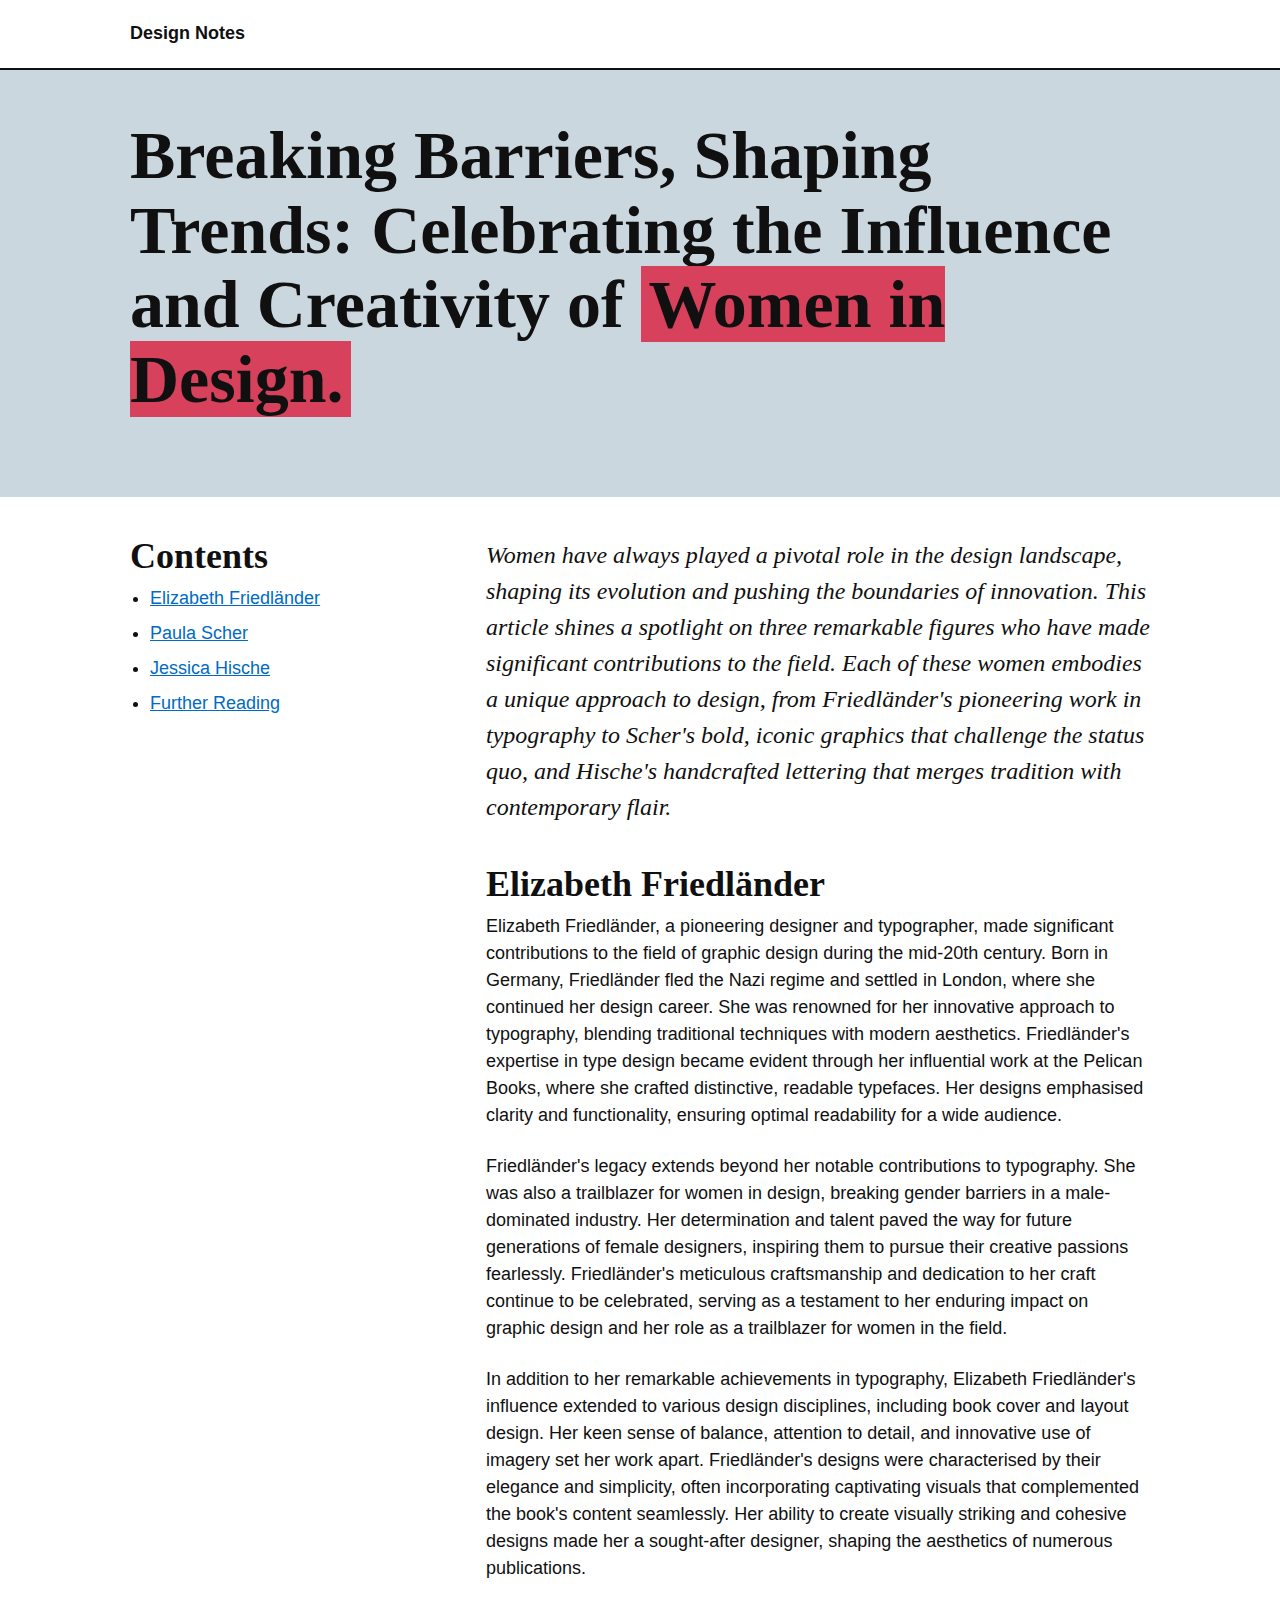
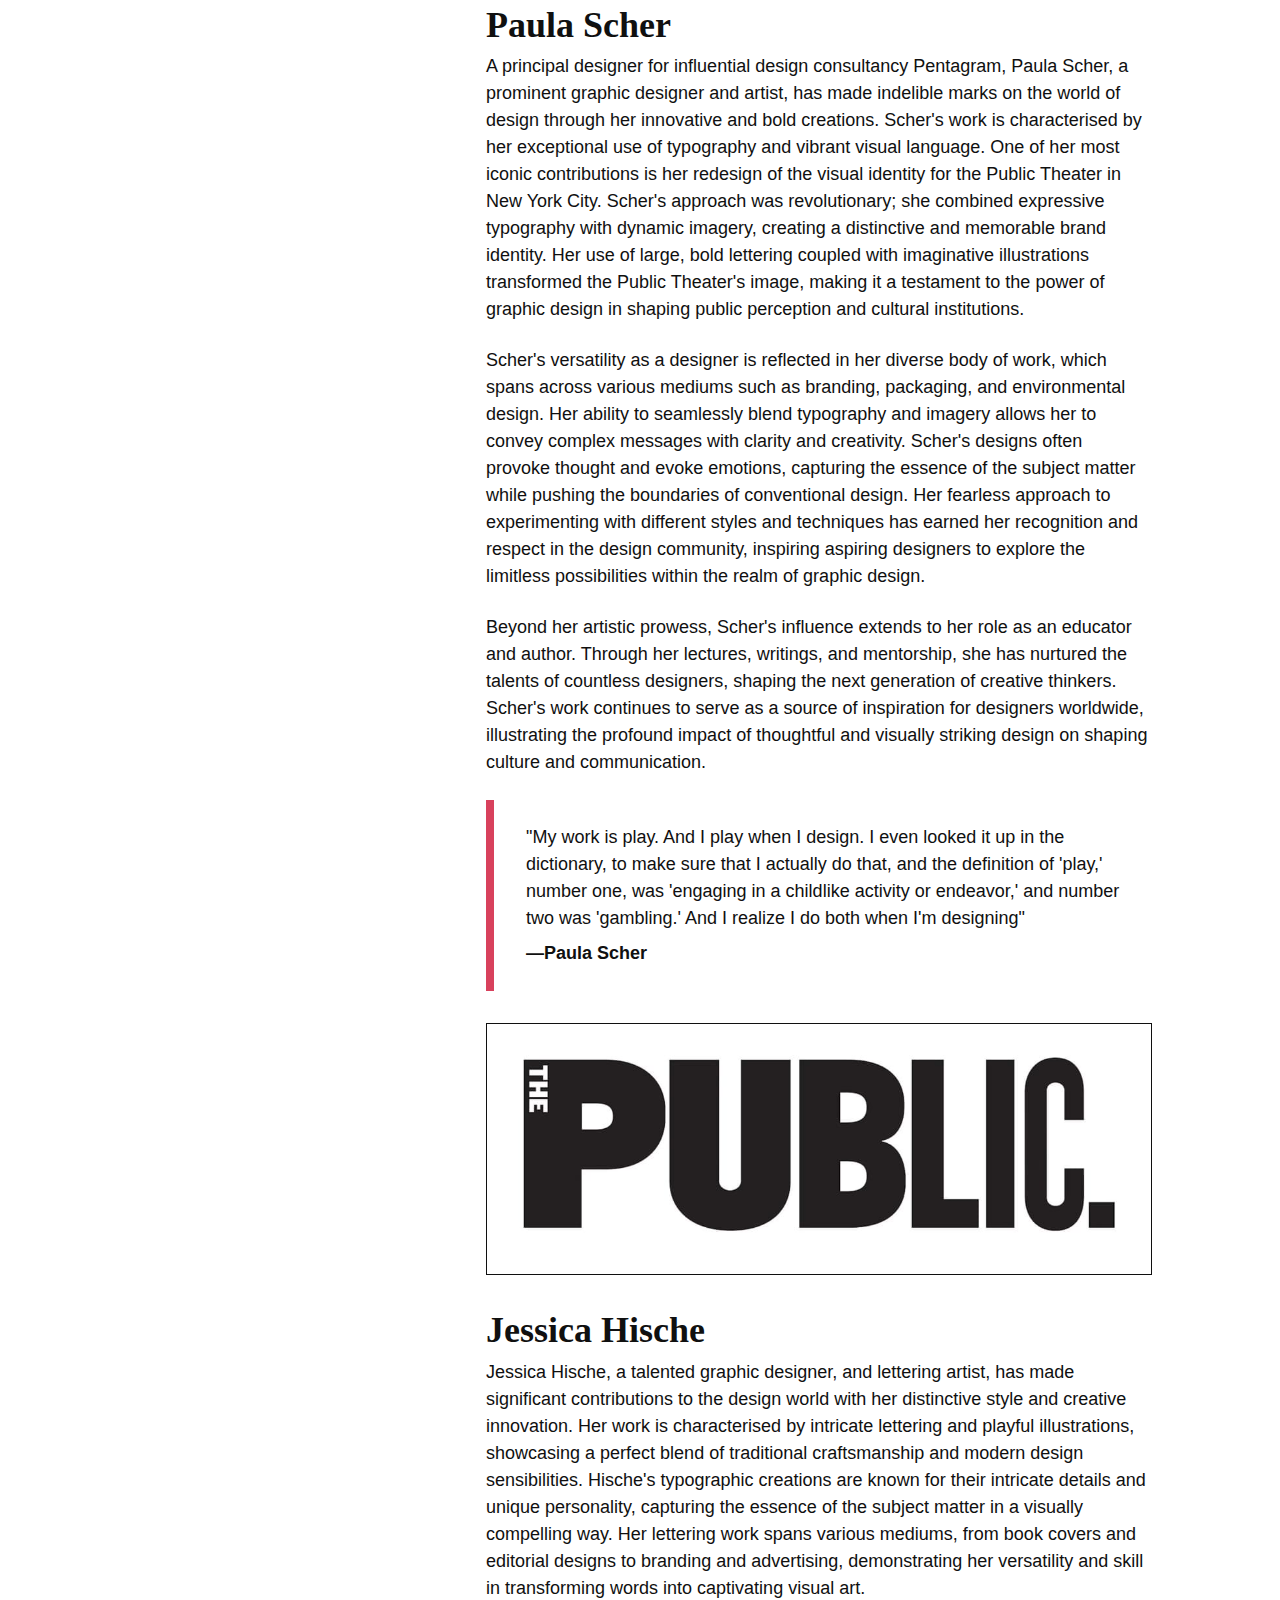
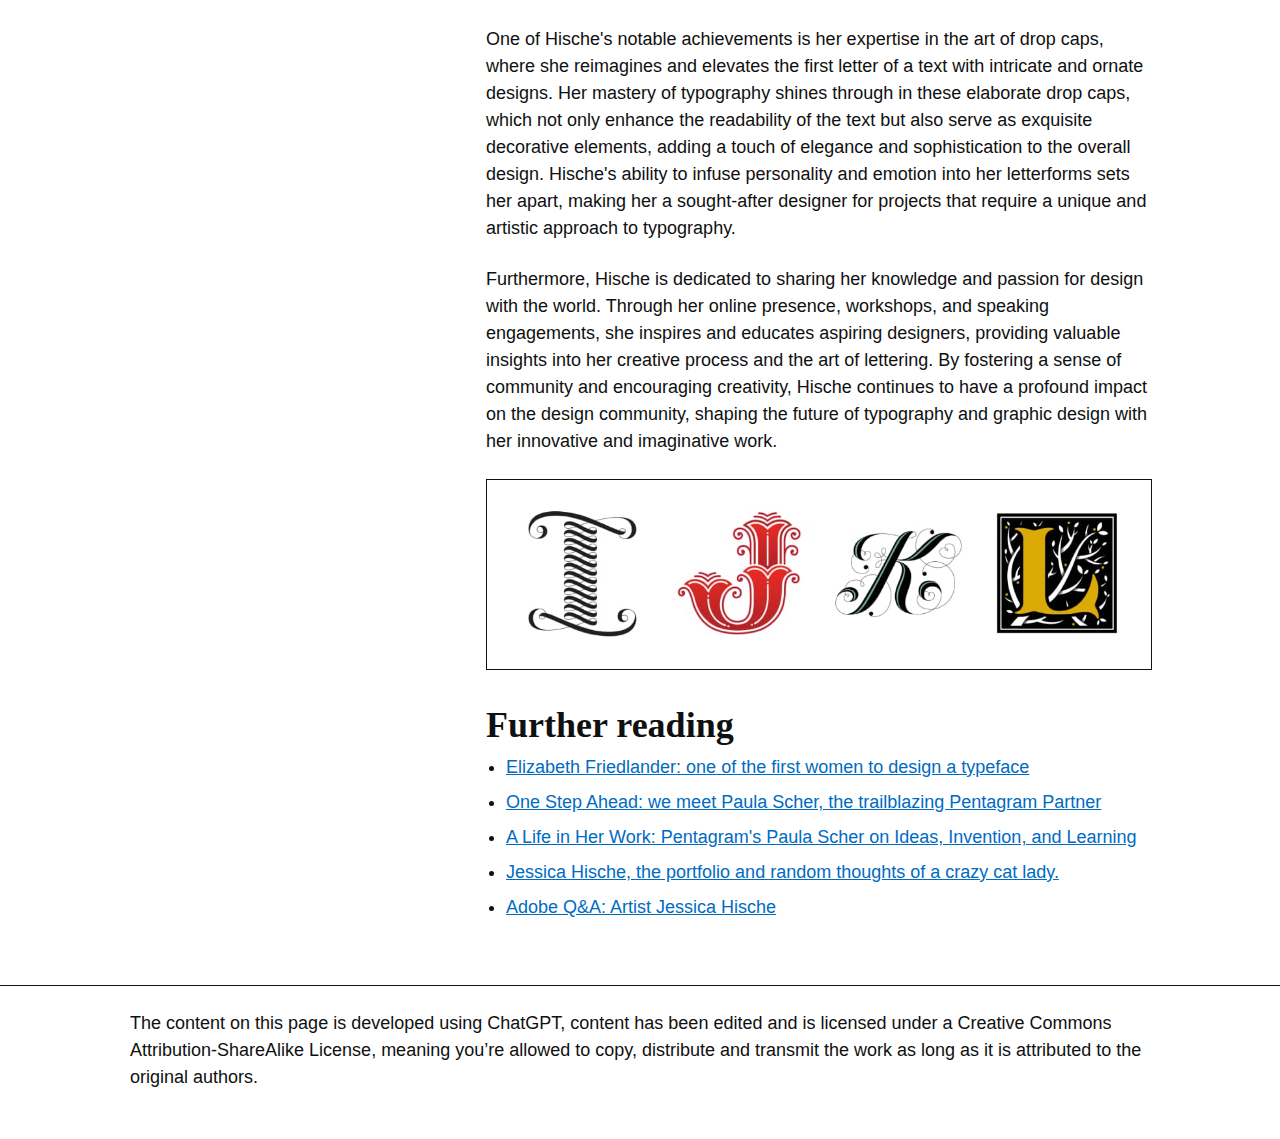
<file: index.html>
<!DOCTYPE html>
<html lang="en">
<head>
    <link href="CSS/women-in-design.css" rel="stylesheet" type="text/css">
    <meta charset="UTF-8">
    <meta name="viewport" content="width=device-width, initial-scale=1.0">
    <meta name="description"content="This is a page about learning HTML">
    <title>Women in Design</title>
    <header>
        <div class="container">
            <p class="logo">Design Notes</p>
        </div>
    </header>
</head>
<main>
<body>
    <div class="colour-block">
    <div class="container">
    <h1>Breaking Barriers, Shaping Trends: Celebrating the Influence and Creativity of <span class="highlight">Women in Design.</span></h1>
</div>
</div>

<div class="container grid">
<div class="grid-col-third">
<nav>
<h2>Contents</h2>
<ul>
    <li><a href="#Elizabeth">Elizabeth Friedländer</a></li>
    <li><a href="#Paula">Paula Scher</a></li>
    <li><a href="#Jessica">Jessica Hische</a></li>
    <li><a href="#Further">Further Reading</a></li>
</ul>
</nav>
</div>
<div class="grid-col-twoThirds">
<p class="large">Women have always played a pivotal role in the design landscape, shaping its evolution and pushing the boundaries of innovation. This article shines a spotlight on three remarkable figures who have made significant contributions to the field. Each of these women embodies a unique approach to design, from Friedländer's pioneering work in typography to Scher's bold, iconic graphics that challenge the status quo, and Hische's handcrafted lettering that merges tradition with contemporary flair. </p>

<h2 id="Elizabeth">Elizabeth Friedländer</h2>


<p>Elizabeth Friedländer, a pioneering designer and typographer, made significant contributions to the field of graphic design during the mid-20th century. Born in Germany, Friedländer fled the Nazi regime and settled in London, where she continued her design career. She was renowned for her innovative approach to typography, blending traditional techniques with modern aesthetics. Friedländer's expertise in type design became evident through her influential work at the Pelican Books, where she crafted distinctive, readable typefaces. Her designs emphasised clarity and functionality, ensuring optimal readability for a wide audience.</p>

<p>Friedländer's legacy extends beyond her notable contributions to typography. She was also a trailblazer for women in design, breaking gender barriers in a male-dominated industry. Her determination and talent paved the way for future generations of female designers, inspiring them to pursue their creative passions fearlessly. Friedländer's meticulous craftsmanship and dedication to her craft continue to be celebrated, serving as a testament to her enduring impact on graphic design and her role as a trailblazer for women in the field.</p>

<p>In addition to her remarkable achievements in typography, Elizabeth Friedländer's influence extended to various design disciplines, including book cover and layout design. Her keen sense of balance, attention to detail, and innovative use of imagery set her work apart. Friedländer's designs were characterised by their elegance and simplicity, often incorporating captivating visuals that complemented the book's content seamlessly. Her ability to create visually striking and cohesive designs made her a sought-after designer, shaping the aesthetics of numerous publications.</p>



<h2 id="Paula">Paula Scher</h2>

<p>A principal designer for influential design consultancy Pentagram, Paula Scher, a prominent graphic designer and artist, has made indelible marks on the world of design through her innovative and bold creations. Scher's work is characterised by her exceptional use of typography and vibrant visual language. One of her most iconic contributions is her redesign of the visual identity for the Public Theater in New York City. Scher's approach was revolutionary; she combined expressive typography with dynamic imagery, creating a distinctive and memorable brand identity. Her use of large, bold lettering coupled with imaginative illustrations transformed the Public Theater's image, making it a testament to the power of graphic design in shaping public perception and cultural institutions.</p>

<p>Scher's versatility as a designer is reflected in her diverse body of work, which spans across various mediums such as branding, packaging, and environmental design. Her ability to seamlessly blend typography and imagery allows her to convey complex messages with clarity and creativity. Scher's designs often provoke thought and evoke emotions, capturing the essence of the subject matter while pushing the boundaries of conventional design. Her fearless approach to experimenting with different styles and techniques has earned her recognition and respect in the design community, inspiring aspiring designers to explore the limitless possibilities within the realm of graphic design.</p>

<p>Beyond her artistic prowess, Scher's influence extends to her role as an educator and author. Through her lectures, writings, and mentorship, she has nurtured the talents of countless designers, shaping the next generation of creative thinkers. Scher's work continues to serve as a source of inspiration for designers worldwide, illustrating the profound impact of thoughtful and visually striking design on shaping culture and communication.</p>

<figure class="quote">
    <blockquote>
    <p>"My work is play. And I play when I design. I even looked it up in the dictionary, to make sure that I actually do that, and the definition of 'play,' number one, was 'engaging in a childlike activity or endeavor,' and number two was 'gambling.' And I realize I do both when I'm designing"</p>
</blockquote>
<figcaption>
<p>—Paula Scher</p>
</figcaption>

</figure>
<img src="images\scher-publicTheater.jpg"alt="">


<h2 id="Jessica">Jessica Hische</h2>

<p>Jessica Hische, a talented graphic designer, and lettering artist, has made significant contributions to the design world with her distinctive style and creative innovation. Her work is characterised by intricate lettering and playful illustrations, showcasing a perfect blend of traditional craftsmanship and modern design sensibilities. Hische's typographic creations are known for their intricate details and unique personality, capturing the essence of the subject matter in a visually compelling way. Her lettering work spans various mediums, from book covers and editorial designs to branding and advertising, demonstrating her versatility and skill in transforming words into captivating visual art.</p>

<p>One of Hische's notable achievements is her expertise in the art of drop caps, where she reimagines and elevates the first letter of a text with intricate and ornate designs. Her mastery of typography shines through in these elaborate drop caps, which not only enhance the readability of the text but also serve as exquisite decorative elements, adding a touch of elegance and sophistication to the overall design. Hische's ability to infuse personality and emotion into her letterforms sets her apart, making her a sought-after designer for projects that require a unique and artistic approach to typography.</p>

<p>Furthermore, Hische is dedicated to sharing her knowledge and passion for design with the world. Through her online presence, workshops, and speaking engagements, she inspires and educates aspiring designers, providing valuable insights into her creative process and the art of lettering. By fostering a sense of community and encouraging creativity, Hische continues to have a profound impact on the design community, shaping the future of typography and graphic design with her innovative and imaginative work.</p>
<img src="images\hische-dropcaps.jpg"alt="">

<h2 id="Further">Further reading</h2>
<ul>

<li><a href="https://www.itsnicethat.com/features/elizabethfriedlander-graphicdesign-internationalwomensday-080318">Elizabeth Friedlander: one of the first women to design a typeface</a></li>

<li><a href="https://www.itsnicethat.com/features/paula-scher-graphic-design-151117">One Step Ahead: we meet Paula Scher, the trailblazing Pentagram Partner</a></li>

<li><a href="https://www.madamearchitect.org/interviews/2020/7/16/paula-scher">A Life in Her Work: Pentagram's Paula Scher on Ideas, Invention, and Learning</a></li>

<li><a href="https://jessicahische.is/awesome">Jessica Hische, the portfolio and random thoughts of a crazy cat lady.</a></li>

<li><a href="https://creativecloud.adobe.com/discover/article/q-and-a-artist-jessica-hische">Adobe Q&A: Artist Jessica Hische</a></li>
</ul>
</div>
</div>
</main>
<footer>
<div class="container">
<p>The content on this page is developed using ChatGPT, content has been edited and is licensed under a Creative Commons Attribution-ShareAlike License, meaning you’re allowed to copy, distribute and transmit the work as long as it is attributed to the original authors.</p>
</div>
</footer>
</body>
</html>
</file>
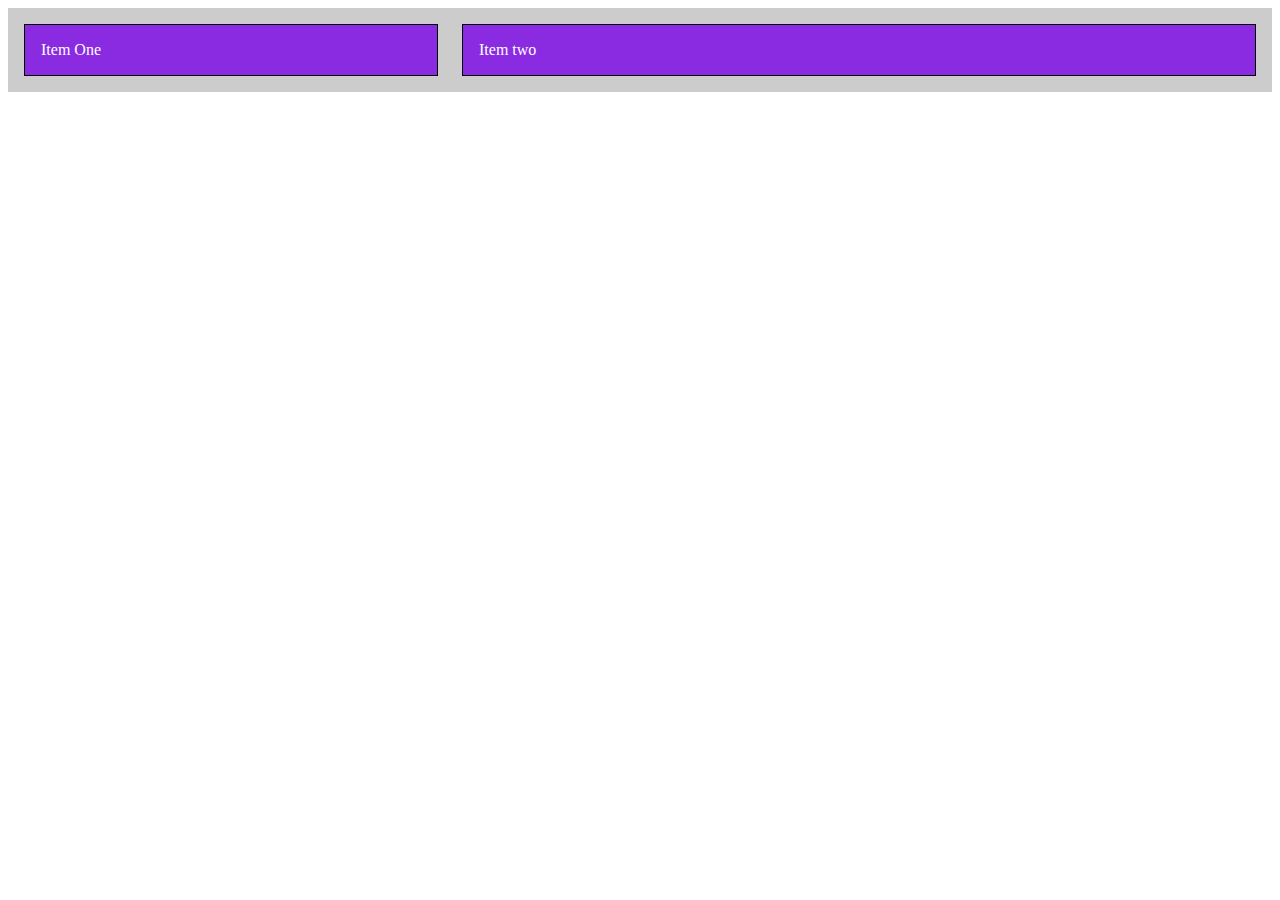
<file: flex-demo.html>
<!DOCTYPE html>
<html lang="en">
<head>
    <meta charset="UTF-8">
    <meta name="viewport" content="width=, initial-scale=1.0">
    <title>Document</title>
    <style>
        .grid{
            padding: 1rem;
            background-color: #cccccc;
            display: flex;
            flex-direction: row;
            gap: 24px;
        }

        p{
            padding: 1rem;
            margin: 0;
            background-color: blueviolet;
            color: #ffffff;
            border: 1px solid #000000;
        }
        p.third{
            flex-basis: 33.33%;
        }
        p.twoThirds{
            flex-basis: 66.66%;
        }
        @media only screen and (max-width:620px) {
p {
color:#000000;
background-color: aqua;
}
}
    </style>
</head>
<body>
    <div class="grid">
        <p class="third">Item One</p>
        <p class="twoThirds">Item two</p>
    </div>
    
</body>
</html>
</file>
<file: CSS/women-in-design.css>
* {
    padding: 0;
    margin: 0;
    font-size:100%;
    line-height: lem;
}
/*default style for entire page*/
body {
    color:#101010;
    border-color: #101010;
    background-color: #ffffff;
}
/*content container to centre content*/
.container {
    max-width: 1020px;
    margin: 0 auto 0 auto;
}
/*Adding google fonts*/
@import url('https://fonts.googleapis.com/css2?family=Playfair+Display:ital,wght@0,400..900;1,400..900&family=Source+Sans+3:ital,wght@0,200..900;1,200..900&display=swap');
/*Default Headings styles*/
h1,h2,h3,h4,h5,h6 {
    font-family: 'Playfair Display', Georgia, 'Times New Roman', Times,
    serif;
    line-height: 1.1;
    font-weight: 700;
}
/*Adding specific styles*/
h1 {
    font-size: 4.25rem;
    margin-bottom: 2rem;
}

h2 {
    font-size: 2.25rem;
    margin-bottom: .5rem;
}

h3 {
    font-size: 2rem;
    margin-bottom: 0.5rem;
}

h4 {
    font-size: 1.75;
    margin-bottom: 0.5rem;
}

/*paragraphs*/
p {
    font-family: 'Source Sans 3', Arial, Helvetica, sans-serif;
    font-weight: 400;
    line-height: 1.5;
    font-size: 1.125rem;
    margin-bottom: 1.5rem;
    font-style: normal;
}
/*Large paragraphs*/
p.large {
    font-family: 'Playfair Display', Georgia, 'Times New Roman', 'Times New Roman', Times, serif;
    font-weight: 400;
    font-style: italic;
    line-height: 1.5;
    font-size: 1.5rem;
    margin-bottom: 2.5rem;
}
/*Lists*/
ul {
    list-style: disc outside;
    margin-bottom: 1.5rem;
    margin-left: 1.25rem;
}
ul li {
    font-family: "Source Sans 3", Arial, Helvetica, sans-serif;
    font-weight: 400;
    line-height: 1.5;
    font-size: 1.125rem;
    margin-bottom: .5rem;
}
/*Hyperlinks*/
a {
    font-family:inherit;
    font-size:inherit;
    line-height: inherit;
    color: #006bc3;
}
a:hover {
    color:#00447B;
}
a:visited {
    color:#6935d2;
}
/* images*/
img {
    max-width: 1020px;
    width:100%;
    height:auto;
    border:1px solid #101010;
    margin-bottom: 2rem;
    }
/*Blockquotes*/
figure.quote {
    border-left: 8px solid #D8415C;
    padding:1.5rem 0 1.5rem 2rem;
    margin-bottom: 2rem;
}
figure.quote p{
    margin-bottom:0;
}
figure.quote blockquote {
    margin-bottom:.5rem;
}
figure.quote figcaption p{
    font-weight:700;
}
/*footer*/
footer {
    padding:1.5rem 0 1.5rem 0;
    margin-top:2rem;
    border-top:1px solid #101010;
}
/*Main*/
main{
    margin-bottom: 2.5rem;
}
/*Header*/
header{
    border-bottom:2px solid #101010;
    padding:1.5rem 0;
}

header p.logo{
    font-weight: 700;
    margin-bottom:0;
    font-size:1.75;
    line-height: 1.1;
}
/*Colour blocking*/
.colour-block{
    padding:3rem 0 3rem 0;
    background-color:#CBD7DF;
    margin-bottom:2.5rem;
}
/*Highlighting*/
.highlight {
    background-color: #D8415C;
    padding:0 0.5rem
}
/*css grids*/
.grid {
    display: flex;
    gap:24px;
    flex-direction: row;
    }

/* CSS grids column widths */
.grid-col-third {
    flex-basis: 33.33%;
    }
    .grid-col-twoThirds {
    flex-basis: 66.66%;
    }

/* media queries */
@media only screen and (max-width:1068px) {
    .container {
    margin: 0 24px 0 24px;
    }
    }
    @media only screen and (max-width: 768px) {
    .grid{
        flex-direction: column;
    }
    }
    @media only screen and (max-width: 600px) {
    .container {
    margin: 0 16px 0 16px;
    }
    h1{
        font-size: 2.25rem;
        margin-bottom: 1rem;
        }
        h2{
        font-size: 1.875rem;
        }
        h3{
        font-size: 1.5rem;
        }
        h4{
        font-size: 1.25rem;
        }

        p.large {
            font-size: 1.25rem;
            margin-bottom: 2rem;
            }
            p{
            font-size: 1rem;
            margin-bottom: 1rem;
            }

        ul {
            margin-bottom: 1rem;
            }
            ul li {
            font-size: 1rem;
            margin-bottom: .5rem;
            }

        header p.logo{
                font-size:1.25rem;
                }
                .colour-block{
                padding:2rem 0;
                margin-bottom:2rem;
                }
    }
</file>
